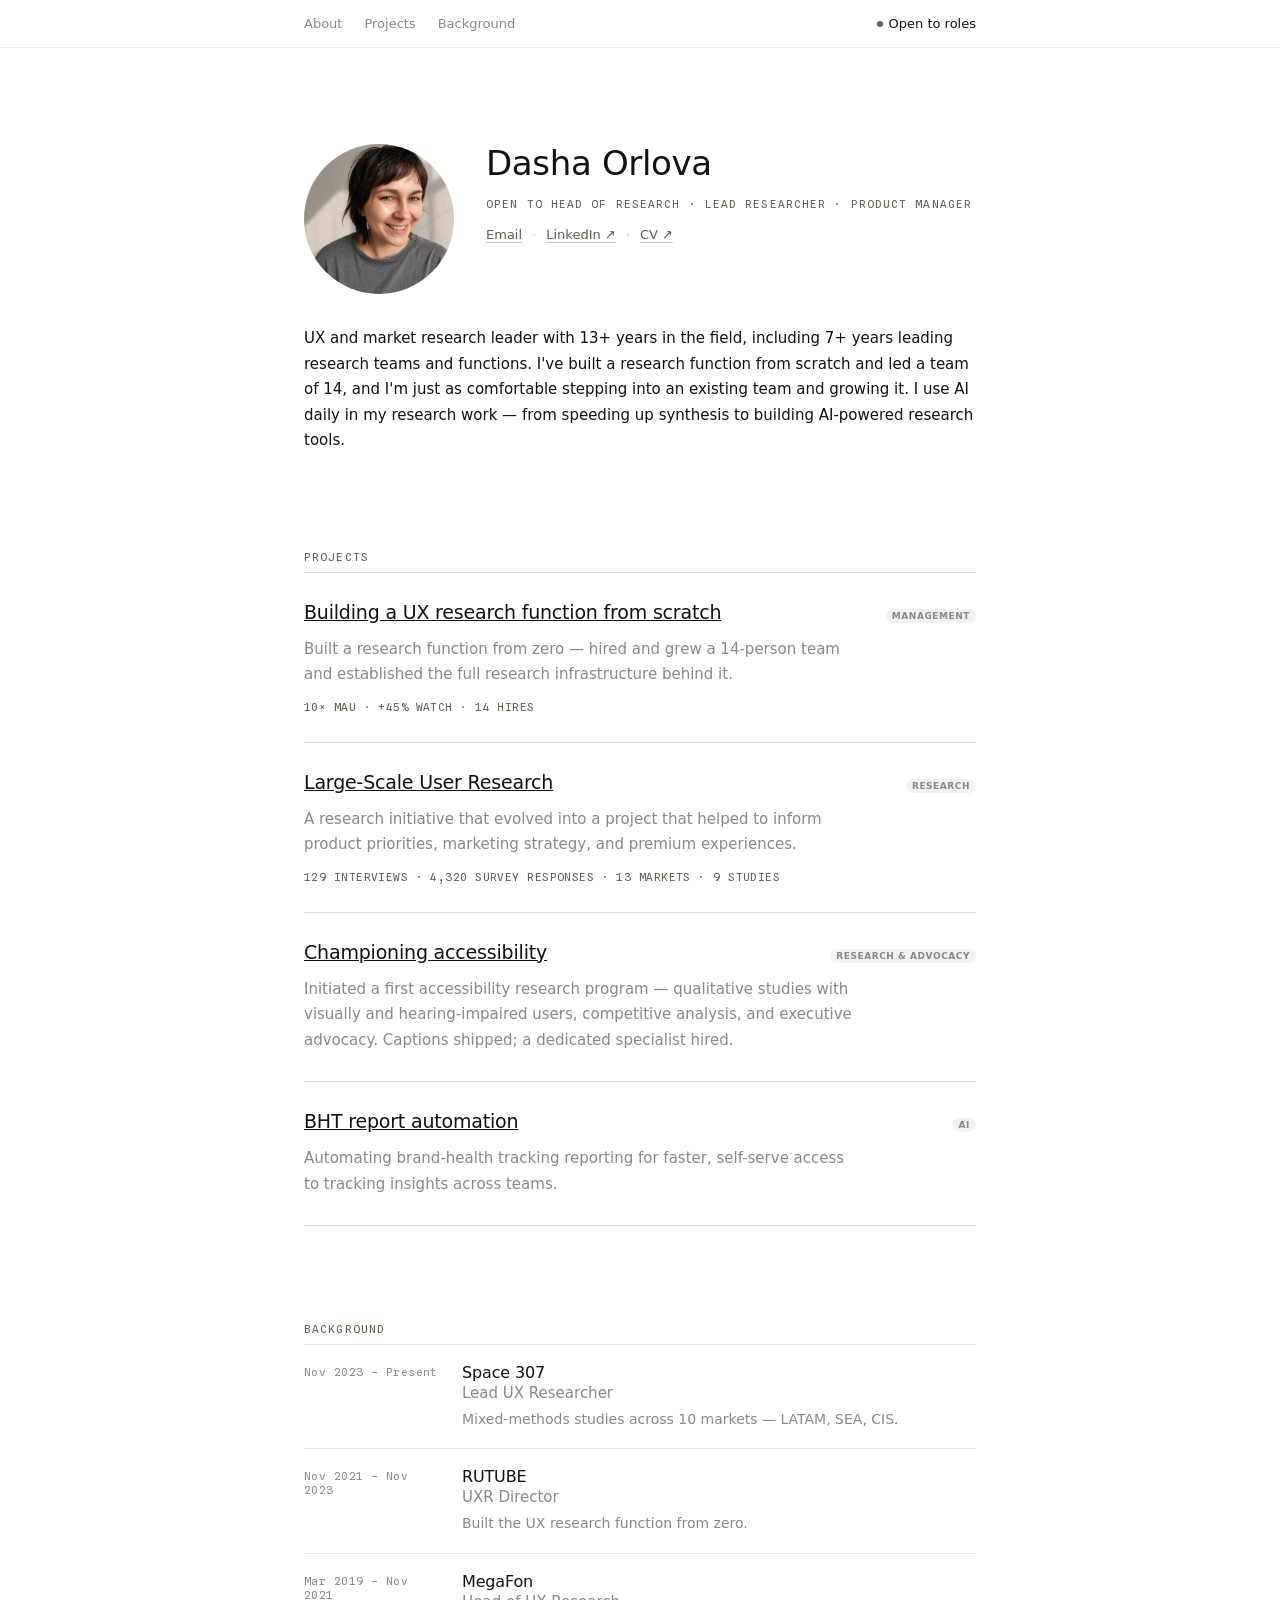
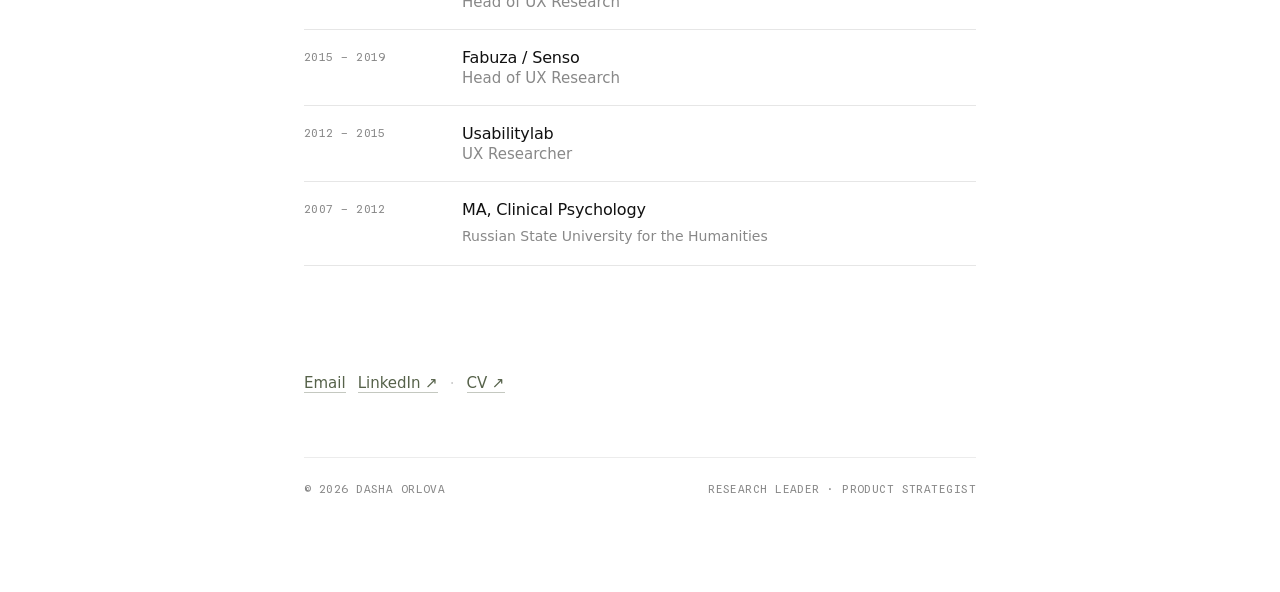
<file: index.html>
<!doctype html>
<html lang="en">
  <head>
    <meta charset="utf-8">
    <meta name="viewport" content="width=device-width, initial-scale=1">
    <meta name="description" content="Dasha Orlova — UX Research Lead">
    <title>Dasha Orlova — UX Researcher</title>
    <link rel="icon" href="assets/dasha-orlova.jpg">
    <link rel="stylesheet" href="styles.css">
  </head>
  <body class="home-page">
    <header class="site-nav">
      <nav class="nav-inner" aria-label="Main navigation">
        <div class="nav-links">
          <a href="#top">About</a>
          <a href="#projects">Projects</a>
          <a href="#background">Background</a>
        </div>
        <span class="availability">Open to roles</span>
      </nav>
    </header>

    <main>
      <section id="top" class="home-container home-hero">
        <div class="profile">
          <img
            class="profile-photo"
            src="assets/dasha-orlova.jpg"
            alt="Dasha Orlova"
            width="150"
            height="150"
          >
          <div>
            <h1>Dasha Orlova</h1>
            <div class="role">
              Open to Head of Research · Lead Researcher · Product Manager
            </div>
            <div class="inline-links" aria-label="Contact links">
              <a class="text-link" href="mailto:orlovadm@gmail.com">Email</a>
              <span class="separator" aria-hidden="true">·</span>
              <a
                class="text-link"
                href="https://www.linkedin.com/in/orlova-dasha"
                target="_blank"
                rel="noopener noreferrer"
              >LinkedIn ↗</a>
              <span class="separator" aria-hidden="true">·</span>
              <a
                class="text-link"
                href="https://drive.google.com/file/d/1CYNuwN6REbLCazVsFoA2UfofmkkW-J6e/view?usp=sharing"
                target="_blank"
                rel="noopener noreferrer"
              >CV ↗</a>
            </div>
          </div>
        </div>
        <p class="lead">
          UX and market research leader with 13+ years in the field, including
          7+ years leading research teams and functions. I've built a research
          function from scratch and led a team of 14, and I'm just as
          comfortable stepping into an existing team and growing it. I use AI
          daily in my research work — from speeding up synthesis to building
          AI-powered research tools.
        </p>
      </section>

      <section id="projects" class="home-container home-section">
        <div class="section-label">Projects</div>

        <article class="project-card">
          <div class="project-heading">
            <a href="Building UX Research Function.html">
              <h3>Building a UX research function from scratch</h3>
            </a>
            <span class="project-tag">Management</span>
          </div>
          <p>
            Built a research function from zero — hired and grew a 14-person
            team and established the full research infrastructure behind it.
          </p>
          <div class="project-meta">10× MAU · +45% watch · 14 hires</div>
        </article>

        <article class="project-card">
          <div class="project-heading">
            <a href="Large-Scale User Research.html">
              <h3>Large-Scale User Research</h3>
            </a>
            <span class="project-tag">Research</span>
          </div>
          <p>
            A research initiative that evolved into a project that helped to inform product priorities, marketing strategy, and premium experiences.
          </p>
          <div class="project-meta">
            129 interviews · 4,320 survey responses · 13 markets · 9 studies
          </div>
        </article>

        <article class="project-card">
          <div class="project-heading">
            <h3>Championing accessibility</h3>
            <span class="project-tag">Research &amp; advocacy</span>
          </div>
          <p>
            Initiated a first accessibility research program — qualitative
            studies with visually and hearing-impaired users, competitive
            analysis, and executive advocacy. Captions shipped; a dedicated
            specialist hired.
          </p>
        </article>

        <article class="project-card">
          <div class="project-heading">
            <h3>BHT report automation</h3>
            <span class="project-tag">AI</span>
          </div>
          <p>
            Automating brand-health tracking reporting for faster, self-serve
            access to tracking insights across teams.
          </p>
        </article>
      </section>

      <section id="background" class="home-container home-section">
        <div class="section-label">Background</div>
        <div class="experience-list">
          <article class="experience">
            <div class="experience-date">Nov 2023 – Present</div>
            <div>
              <div class="experience-company">Space 307</div>
              <div class="experience-role">Lead UX Researcher</div>
              <div class="experience-description">
                Mixed-methods studies across 10 markets — LATAM, SEA, CIS.
              </div>
            </div>
          </article>

          <article class="experience">
            <div class="experience-date">Nov 2021 – Nov 2023</div>
            <div>
              <div class="experience-company">RUTUBE</div>
              <div class="experience-role">UXR Director</div>
              <div class="experience-description">
                Built the UX research function from zero.
              </div>
            </div>
          </article>

          <article class="experience">
            <div class="experience-date">Mar 2019 – Nov 2021</div>
            <div>
              <div class="experience-company">MegaFon</div>
              <div class="experience-role">Head of UX Research</div>
            </div>
          </article>

          <article class="experience">
            <div class="experience-date">2015 – 2019</div>
            <div>
              <div class="experience-company">Fabuza / Senso</div>
              <div class="experience-role">Head of UX Research</div>
            </div>
          </article>

          <article class="experience">
            <div class="experience-date">2012 – 2015</div>
            <div>
              <div class="experience-company">Usabilitylab</div>
              <div class="experience-role">UX Researcher</div>
            </div>
          </article>

          <article class="experience">
            <div class="experience-date">2007 – 2012</div>
            <div>
              <div class="experience-company">MA, Clinical Psychology</div>
              <div class="experience-description">
                Russian State University for the Humanities
              </div>
            </div>
          </article>
        </div>
      </section>

      <section id="contact" class="home-container home-contact">
        <div class="inline-links contact-links" aria-label="Contact links">
          <a class="text-link" href="mailto:orlovadm@gmail.com">Email</a>
          <a
            class="text-link"
            href="https://www.linkedin.com/in/orlova-dasha"
            target="_blank"
            rel="noopener noreferrer"
          >LinkedIn ↗</a>
          <span class="separator" aria-hidden="true">·</span>
          <a
            class="text-link"
            href="https://drive.google.com/file/d/1CYNuwN6REbLCazVsFoA2UfofmkkW-J6e/view?usp=sharing"
            target="_blank"
            rel="noopener noreferrer"
          >CV ↗</a>
        </div>

        <footer class="site-footer footer-meta">
          <span>© 2026 Dasha Orlova</span>
          <span>Research leader · Product strategist</span>
        </footer>
      </section>
    </main>
  </body>
</html>
</file>
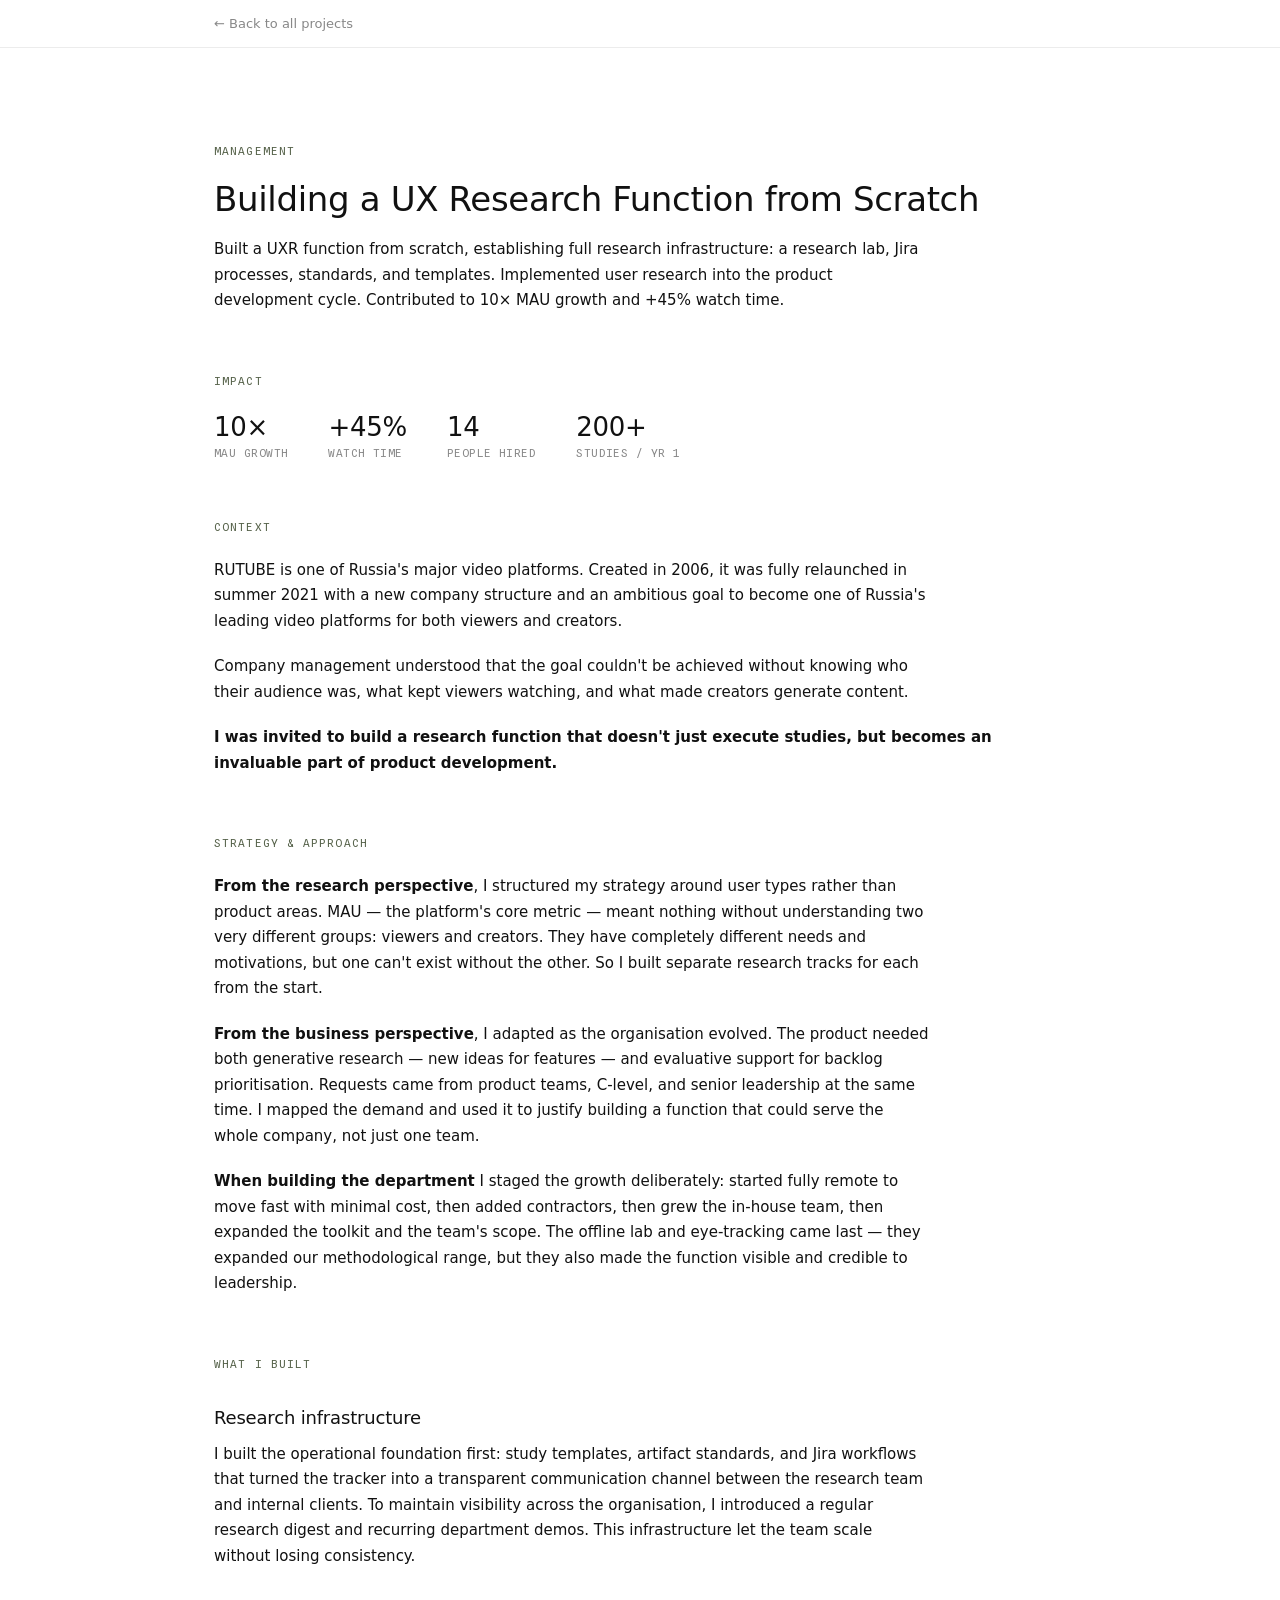
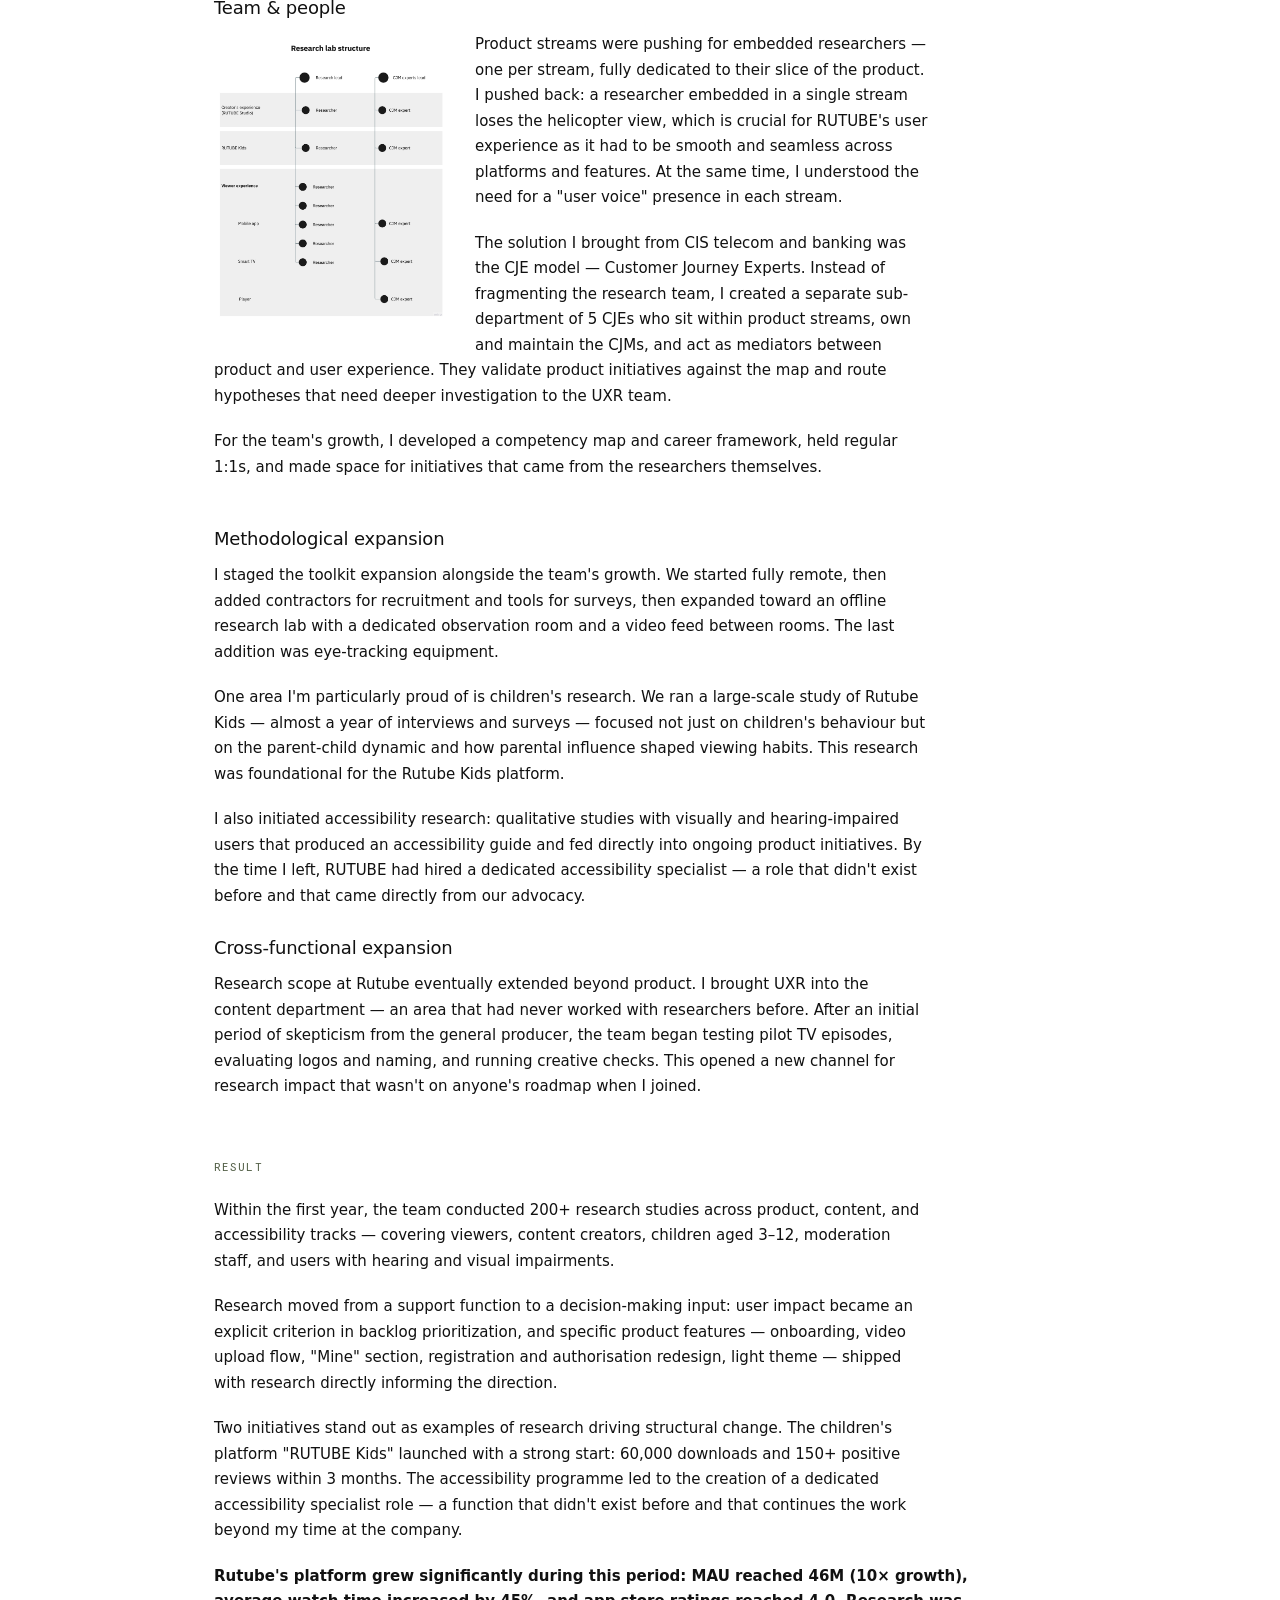
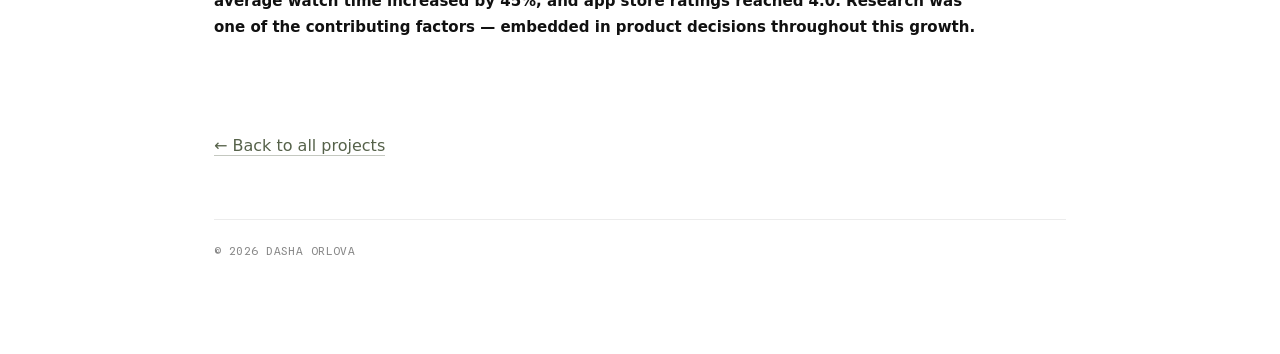
<file: Building UX Research Function.html>
<!doctype html>
<html lang="en">
  <head>
    <meta charset="utf-8">
    <meta name="viewport" content="width=device-width, initial-scale=1">
    <title>Building a UX Research Function — Dasha Orlova</title>
    <link rel="icon" href="assets/dasha-orlova.jpg">
    <link rel="stylesheet" href="styles.css">
    <script src="script.js" defer></script>
  </head>
  <body class="case-page">
    <header class="site-nav">
      <nav class="nav-inner" aria-label="Navigation">
        <a class="home-link" href="index.html#projects">← Back to all projects</a>
      </nav>
    </header>

    <main>
      <section class="case-container case-hero">
        <div class="section-label">Management</div>
        <h1>Building a UX Research Function from Scratch</h1>
        <p class="lead">
          Built a UXR function from scratch, establishing full research
          infrastructure: a research lab, Jira processes, standards, and
          templates. Implemented user research into the product development
          cycle. Contributed to 10× MAU growth and +45% watch time.
        </p>
      </section>

      <section class="case-container case-section" aria-labelledby="impact">
        <div id="impact" class="section-label">Impact</div>
        <div class="metrics">
          <div>
            <div class="metric-value">10×</div>
            <div class="metric-label">MAU growth</div>
          </div>
          <div>
            <div class="metric-value">+45%</div>
            <div class="metric-label">Watch time</div>
          </div>
          <div>
            <div class="metric-value">14</div>
            <div class="metric-label">People hired</div>
          </div>
          <div>
            <div class="metric-value">200+</div>
            <div class="metric-label">Studies / yr 1</div>
          </div>
        </div>
      </section>

      <section class="case-container case-section" aria-labelledby="context">
        <div id="context" class="section-label">Context</div>
        <p>
          RUTUBE is one of Russia's major video platforms. Created in 2006, it
          was fully relaunched in summer 2021 with a new company structure and
          an ambitious goal to become one of Russia's leading video platforms
          for both viewers and creators.
        </p>
        <p>
          Company management understood that the goal couldn't be achieved
          without knowing who their audience was, what kept viewers watching,
          and what made creators generate content.
        </p>
        <p class="emphasis">
          I was invited to build a research function that doesn't just execute
          studies, but becomes an invaluable part of product development.
        </p>
      </section>

      <section class="case-container case-section" aria-labelledby="strategy">
        <div id="strategy" class="section-label">Strategy &amp; approach</div>
        <p>
          <strong>From the research perspective</strong>, I structured my
          strategy around user types rather than product areas. MAU — the
          platform's core metric — meant nothing without understanding two very
          different groups: viewers and creators. They have completely
          different needs and motivations, but one can't exist without the
          other. So I built separate research tracks for each from the start.
        </p>
        <p>
          <strong>From the business perspective</strong>, I adapted as the
          organisation evolved. The product needed both generative research —
          new ideas for features — and evaluative support for backlog
          prioritisation. Requests came from product teams, C-level, and senior
          leadership at the same time. I mapped the demand and used it to
          justify building a function that could serve the whole company, not
          just one team.
        </p>
        <p>
          <strong>When building the department</strong> I staged the growth
          deliberately: started fully remote to move fast with minimal cost,
          then added contractors, then grew the in-house team, then expanded
          the toolkit and the team's scope. The offline lab and eye-tracking
          came last — they expanded our methodological range, but they also
          made the function visible and credible to leadership.
        </p>
      </section>

      <section
        class="case-container case-section built-section"
        aria-labelledby="built"
      >
        <div id="built" class="section-label">What I built</div>

        <article class="built-item">
          <h2>Research infrastructure</h2>
          <p>
            I built the operational foundation first: study templates,
            artifact standards, and Jira workflows that turned the tracker
            into a transparent communication channel between the research team
            and internal clients. To maintain visibility across the
            organisation, I introduced a regular research digest and recurring
            department demos. This infrastructure let the team scale without
            losing consistency.
          </p>
        </article>

        <article class="built-item">
          <h2>Team &amp; people</h2>
          <div class="team-image-wrap">
            <button
              class="zoom-trigger"
              type="button"
              data-lightbox-trigger
              aria-label="Open the research lab structure chart"
            >
              <img
                class="team-image"
                src="assets/research-lab-structure.png"
                alt="Research lab structure org chart"
                width="1808"
                height="2211"
              >
            </button>
          </div>
          <p>
            Product streams were pushing for embedded researchers — one per
            stream, fully dedicated to their slice of the product. I pushed
            back: a researcher embedded in a single stream loses the helicopter
            view, which is crucial for RUTUBE's user experience as it had to be
            smooth and seamless across platforms and features. At the same
            time, I understood the need for a "user voice" presence in each
            stream.
          </p>
          <p>
            The solution I brought from CIS telecom and banking was the CJE
            model — Customer Journey Experts. Instead of fragmenting the
            research team, I created a separate sub-department of 5 CJEs who
            sit within product streams, own and maintain the CJMs, and act as
            mediators between product and user experience. They validate
            product initiatives against the map and route hypotheses that need
            deeper investigation to the UXR team.
          </p>
          <p>
            For the team's growth, I developed a competency map and career
            framework, held regular 1:1s, and made space for initiatives that
            came from the researchers themselves.
          </p>
          <div class="clear"></div>
        </article>

        <article class="built-item">
          <h2>Methodological expansion</h2>
          <p>
            I staged the toolkit expansion alongside the team's growth. We
            started fully remote, then added contractors for recruitment and
            tools for surveys, then expanded toward an offline research lab
            with a dedicated observation room and a video feed between rooms.
            The last addition was eye-tracking equipment.
          </p>
          <p>
            One area I'm particularly proud of is children's research. We ran
            a large-scale study of Rutube Kids — almost a year of interviews
            and surveys — focused not just on children's behaviour but on the
            parent-child dynamic and how parental influence shaped viewing
            habits. This research was foundational for the Rutube Kids
            platform.
          </p>
          <p>
            I also initiated accessibility research: qualitative studies with
            visually and hearing-impaired users that produced an accessibility
            guide and fed directly into ongoing product initiatives. By the
            time I left, RUTUBE had hired a dedicated accessibility specialist
            — a role that didn't exist before and that came directly from our
            advocacy.
          </p>
        </article>

        <article class="built-item">
          <h2>Cross-functional expansion</h2>
          <p>
            Research scope at Rutube eventually extended beyond product. I
            brought UXR into the content department — an area that had never
            worked with researchers before. After an initial period of
            skepticism from the general producer, the team began testing pilot
            TV episodes, evaluating logos and naming, and running creative
            checks. This opened a new channel for research impact that wasn't
            on anyone's roadmap when I joined.
          </p>
        </article>
      </section>

      <section class="case-container case-section" aria-labelledby="result">
        <div id="result" class="section-label">Result</div>
        <p>
          Within the first year, the team conducted 200+ research studies
          across product, content, and accessibility tracks — covering viewers,
          content creators, children aged 3–12, moderation staff, and users
          with hearing and visual impairments.
        </p>
        <p>
          Research moved from a support function to a decision-making input:
          user impact became an explicit criterion in backlog prioritization,
          and specific product features — onboarding, video upload flow,
          "Mine" section, registration and authorisation redesign, light theme
          — shipped with research directly informing the direction.
        </p>
        <p>
          Two initiatives stand out as examples of research driving structural
          change. The children's platform "RUTUBE Kids" launched with a strong
          start: 60,000 downloads and 150+ positive reviews within 3 months.
          The accessibility programme led to the creation of a dedicated
          accessibility specialist role — a function that didn't exist before
          and that continues the work beyond my time at the company.
        </p>
        <p class="emphasis">
          Rutube's platform grew significantly during this period: MAU reached
          46M (10× growth), average watch time increased by 45%, and app store
          ratings reached 4.0. Research was one of the contributing factors —
          embedded in product decisions throughout this growth.
        </p>
      </section>
    </main>

    <footer class="case-container case-footer">
      <a class="text-link" href="index.html#projects">
        ← Back to all projects
      </a>
      <div class="site-footer footer-meta">
        <span>© 2026 Dasha Orlova</span>
      </div>
    </footer>

    <div
      class="lightbox"
      data-lightbox
      role="dialog"
      aria-modal="true"
      aria-label="Research lab structure chart"
      hidden
    >
      <button class="lightbox-close" type="button" data-lightbox-close>
        <span aria-hidden="true">×</span>
        <span class="sr-only">Close image</span>
      </button>
      <img
        class="lightbox-image"
        src="assets/research-lab-structure.png"
        alt="Research lab structure org chart"
      >
    </div>
  </body>
</html>
</file>
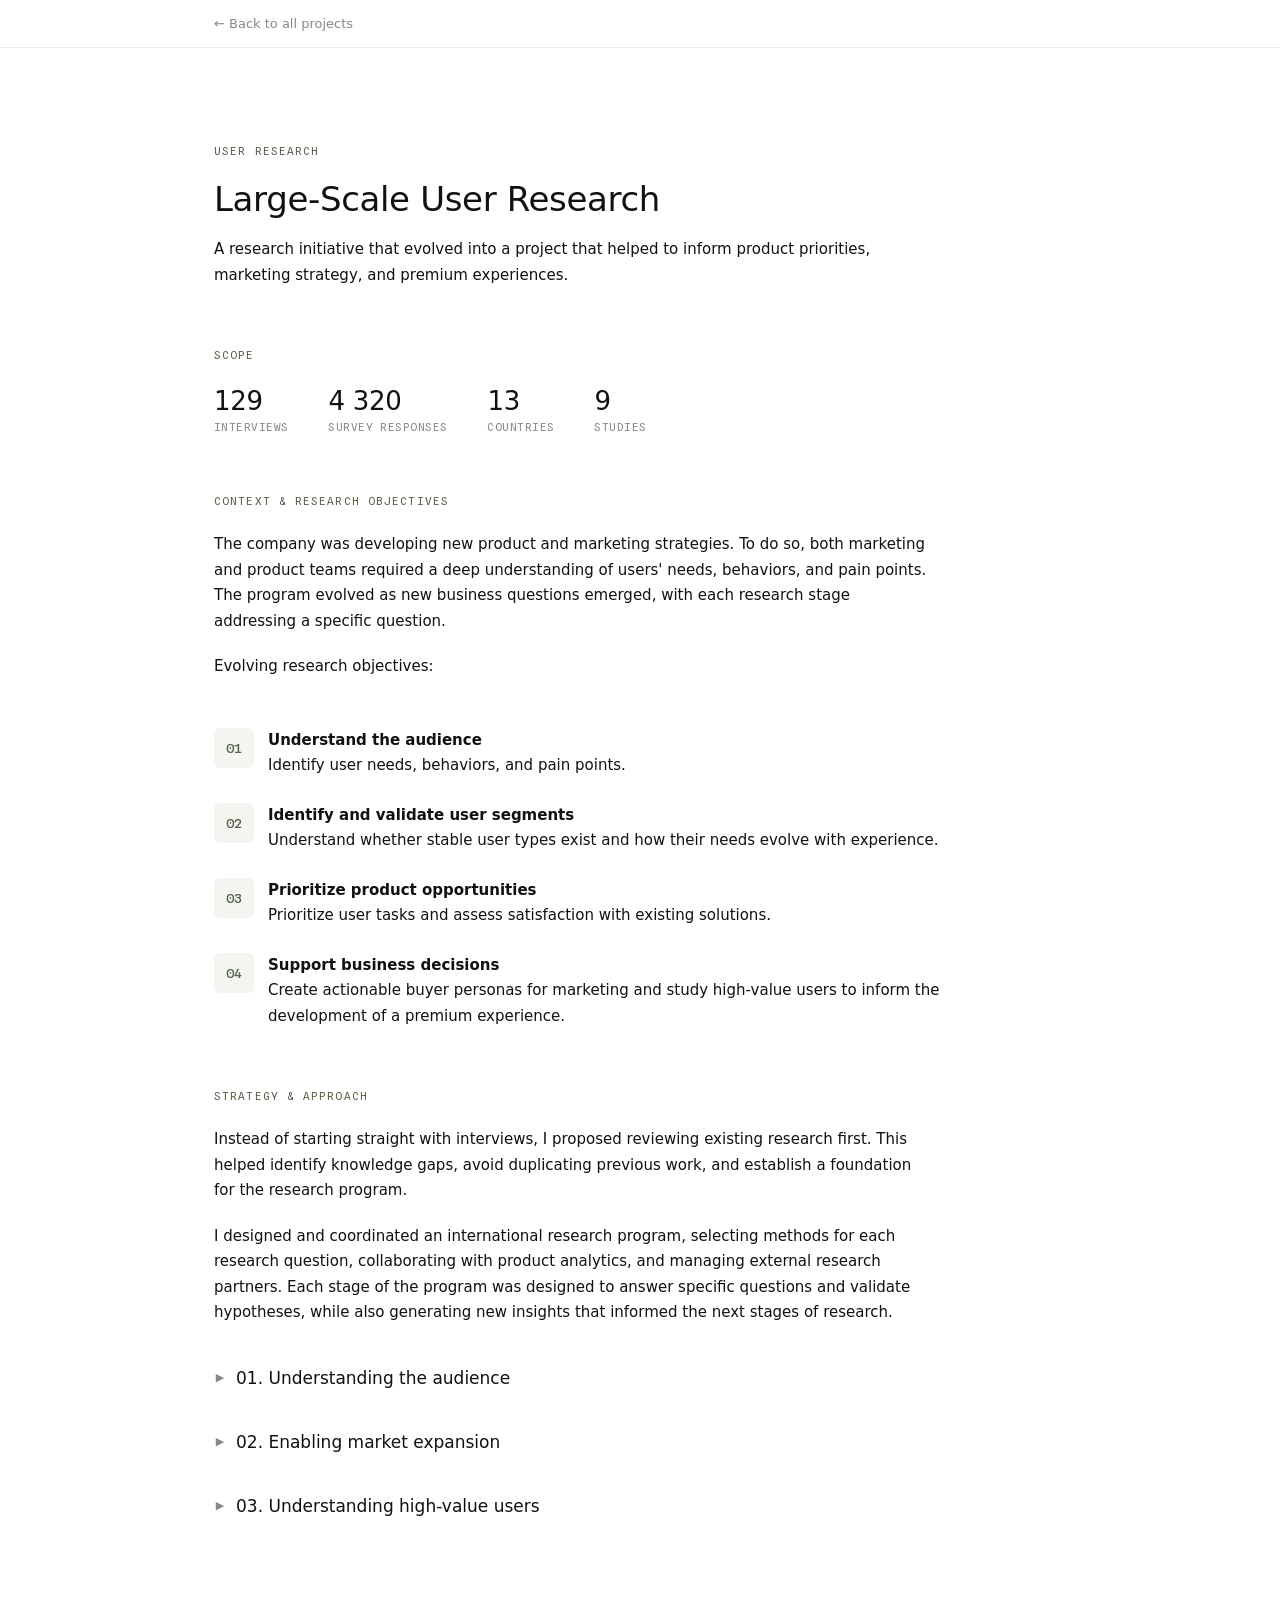
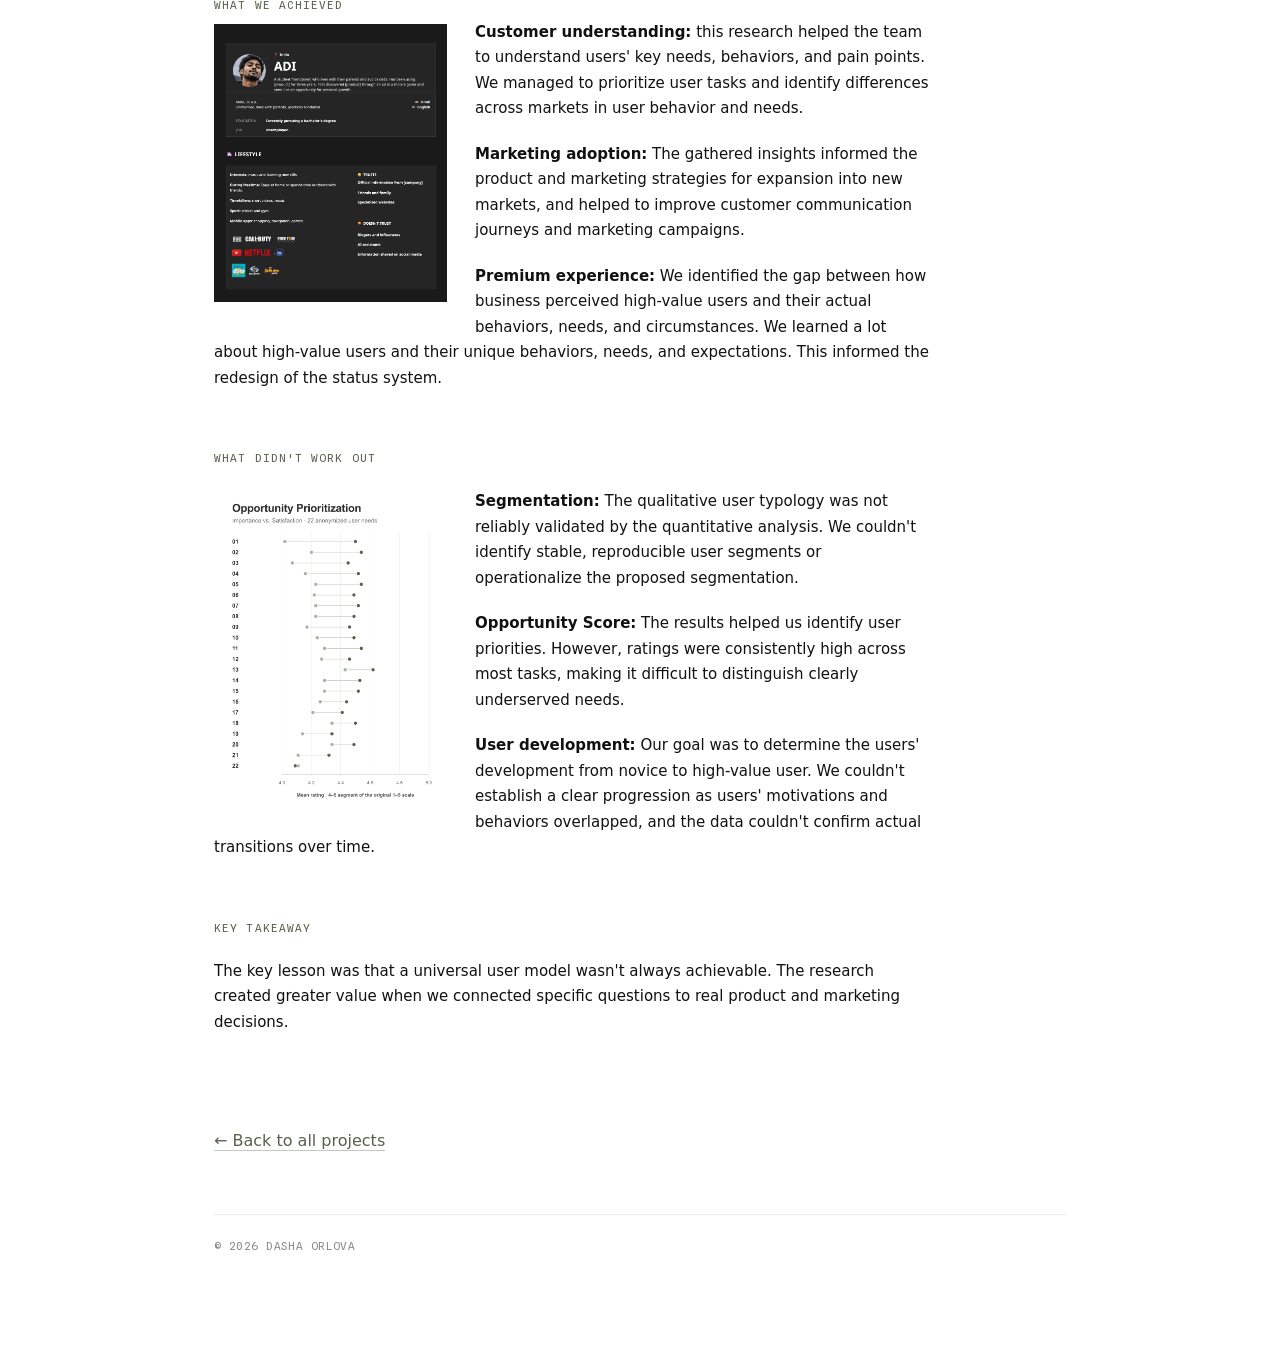
<file: Large-Scale User Research.html>
<!doctype html>
<html lang="en">
  <head>
    <meta charset="utf-8">
    <meta name="viewport" content="width=device-width, initial-scale=1">
    <title>Large-Scale User Research — Dasha Orlova</title>
    <link rel="icon" type="image/jpeg" href="assets/dasha-orlova.jpg">
    <link rel="stylesheet" href="styles.css">
    <script src="script.js?v=2" defer></script>
  </head>
  <body class="case-page">
    <header class="site-nav">
      <nav class="nav-inner" aria-label="Navigation">
        <a class="home-link" href="index.html#projects">← Back to all projects</a>
      </nav>
    </header>

    <main>
      <section class="case-container case-hero">
        <div class="section-label">User Research</div>
        <h1>Large-Scale User Research</h1>
        <p class="lead">
          A research initiative that evolved into a project that helped 
          to inform product priorities, marketing strategy, and premium experiences.
        </p>
      </section>

<section class="case-container case-section" aria-labelledby="impact">
  <div id="impact" class="section-label">Scope</div>

  <div class="metrics">
    <div>
      <div class="metric-value">129</div>
      <div class="metric-label">Interviews</div>
    </div>

    <div>
      <div class="metric-value">4 320</div>
      <div class="metric-label">Survey Responses</div>
    </div>

    <div>
      <div class="metric-value">13</div>
      <div class="metric-label">Countries</div>
    </div>

    <div>
      <div class="metric-value">9</div>
      <div class="metric-label">Studies </div>
    </div>
  </div>
</section>

      <section class="case-container case-section" aria-labelledby="context">

  <div id="context" class="section-label">
    CONTEXT & RESEARCH OBJECTIVES
  </div>

  <p>
    The company was developing new product and marketing strategies. 
    To do so, both marketing and product teams required a deep understanding of users' needs, behaviors, and pain points. 
    The program evolved as new business questions emerged,  with each research stage addressing a specific question.
  </p>
  <p>
    Evolving research objectives:
 </p>

<div class="built-item numbered">

  <div class="built-point">
    <div class="point-content">
      <p><b>Understand the audience</b></p>
      <p>Identify user needs, behaviors, and pain points.</p>
    </div>
  </div>

  <div class="built-point">
    <div class="point-content">
      <p><b>Identify and validate user segments</b></p>
      <p>
        Understand whether stable user types exist
        and how their needs evolve with experience.
      </p>
    </div>
  </div>

  <div class="built-point">
    <div class="point-content">
      <p><b>Prioritize product opportunities</b></p>
      <p>
        Prioritize user tasks and assess satisfaction
        with existing solutions.
      </p>
    </div>
  </div>

  <div class="built-point">
    <div class="point-content">
      <p><b>Support business decisions</b></p>
      <p>
        Create actionable buyer personas for marketing
        and study high-value users to inform
        the development of a premium experience.
      </p>
    </div>
  </div>

</div>


</section>

      <section class="case-container case-section" aria-labelledby="strategy">
        <div id="strategy" class="section-label">Strategy &amp; approach</div>
        <p>    Instead of starting straight with interviews, I proposed reviewing existing research first. 
    This helped identify knowledge gaps, avoid duplicating previous work, 
    and establish a foundation for the research program.
</p>
        <p>
          I designed and coordinated an international research program, selecting methods 
          for each research question, collaborating with product analytics, and managing external research partners.
          Each stage of the program was designed to answer specific questions and validate hypotheses, 
          while also generating new insights that informed the next stages of research.
        </p>


<div class="research-accordion">

  <!-- 01. Understanding the audience -->
  <details>
    <summary>
      <span>01. Understanding the audience</span>
    </summary>

    <div class="accordion-content">
      <div class="research-timeline">

        <div class="timeline-item">
          <div class="timeline-number">01 / Research Audit</div>
          <div class="timeline-goal">
            I reviewed 41 previous studies, including interviews,
            surveys, and usability tests, to consolidate existing
            knowledge and formulate initial hypotheses.
            The resulting knowledge base provided a foundation
            for the research program.
          </div>
        </div>

        <div class="timeline-item">
          <div class="timeline-number">02 / Behavioral Analytics</div>
          <div class="timeline-goal">
            Together with a data analyst, we identified behavioral
            patterns and defined sampling criteria for the
            qualitative research.
          </div>
        </div>

        <div class="timeline-item">
          <div class="timeline-number">03 / Research Pilot</div>
          <div class="timeline-goal">
            We conducted a pilot study to test initial hypotheses
            and refine the interview guide before launching
            international fieldwork.
          </div>
        </div>

        <div class="timeline-item">
          <div class="timeline-number">04 / International Interviews</div>
          <div class="timeline-goal">
            I coordinated native-speaking research moderators
            conducting interviews across eight countries.
            The goal was to explore user motivations,
            test hypotheses, and develop a preliminary
            user typology.
          </div>
        </div>

        <div class="timeline-item">
          <div class="timeline-number">05 / Quantitative Validation</div>
          <div class="timeline-goal">
            I designed and conducted a quantitative survey
            to assess the qualitative findings and test
            whether the proposed user segments could
            be reliably identified.
          </div>
        </div>

        <div class="timeline-item">
          <div class="timeline-number">06 / Opportunity Score</div>
          <div class="timeline-goal">
            We assessed the importance of user tasks
            and satisfaction with existing solutions
            to identify priorities and potential
            product opportunities.
          </div>
        </div>

      </div>
    </div>
  </details>

  <!-- 02. Enabling market expansion -->
  <details>
    <summary>
      <span>02. Enabling market expansion</span>
    </summary>

    <div class="accordion-content">
      <div class="research-timeline">

        <div class="timeline-item">
          <div class="timeline-number">07 / Buyer Personas</div>
          <div class="timeline-goal">
            As new business questions emerged, I worked with
        stakeholders to translate audience insights into
        research objectives linked to marketing decisions. 
        To do this, I developed actionable buyer personas for target
            markets, combining user motivations, behaviors,
            financial goals, and barriers to inform
            communication strategies, marketing campaigns,
            and market expansion.
          </div>
        </div>

      </div>
    </div>
  </details>

  <details>
    <summary>
      <span>03. Understanding high-value users</span>
    </summary>

    <div class="accordion-content">
      <p class="accordion-intro">
        A separate research stream explored the needs,
        behaviors, and expectations of high-value users
        to support the development of a premium experience.
      </p>

      <div class="research-timeline">

        <div class="timeline-item">
          <div class="timeline-number">08 / First Research Wave</div>
          <div class="timeline-goal">
            I investigated high-value users across four
            markets, exploring their motivations, trading
            behaviors, needs, and expectations.
            The findings generated new hypotheses and
            highlighted limitations in the initial
            audience definition.
          </div>
        </div>

        <div class="timeline-item">
          <div class="timeline-number">09 / Follow-up Research</div>
          <div class="timeline-goal">
            Using refined audience criteria, we conducted
            a follow-up study to investigate the hypotheses
            from the first wave, focusing on trading activity,
            trust, personal support, and premium service
            expectations.
          </div>
        </div>

      </div>
    </div>
  </details>

</div>


      </section>

      <section
        class="case-container case-section built-section"
        aria-labelledby="built"
      >
        <div id="built" class="section-label">What We Achieved</div>
        
        <article class="image-flow">
          <div class="team-image-wrap">
            <button
              class="zoom-trigger"
              type="button"
              data-lightbox-trigger
              aria-label="Open the Buyer Persona example"
            >
              <img
                class="team-image"
                src="assets/BP .png"
                alt="Buyer Persona example"
                width="1808"
                height="2211"
              >
            </button>
          </div>
          <p><b>Customer understanding:</b>
            this research helped the team to understand users' key needs, behaviors, and pain points. 
            We managed to prioritize user tasks and identify differences across markets in user behavior and needs. 
          </p>
           <p><b>Marketing adoption:</b>
           The gathered insights informed the product and marketing strategies for expansion into new markets, 
           and helped to improve customer communication journeys and marketing campaigns. 
          </p>
           <p><b>Premium experience:</b> 
            We identified the gap between how business perceived high-value users and their actual behaviors, needs, and circumstances. 
            We learned a lot about high-value users and their unique behaviors, needs, and expectations. 
            This informed the redesign of the status system. 
          </p>
        </article>
      </section>
      <section class="case-container case-section" aria-labelledby="resulta">
        <div id="resulta" class="section-label">What Didn't Work Out</div>
        <article class="image-flow">
        <div class="team-image-wrap">
          <button
            class="zoom-trigger"
            type="button"
            data-lightbox-trigger
            aria-label="Open the Opportunity Score research results"
          >
            <img
              class="team-image"
              src="assets/OS.png"
              alt="Opportunity Score research results"
              width="1271"
              height="2047"
            >
          </button>
        </div>
        <p>
         <b>Segmentation:</b> The qualitative user typology was not reliably 
         validated by the quantitative analysis. 
         We couldn't identify stable, reproducible user segments or operationalize the proposed segmentation.
        </p>
        <p>
        <b>Opportunity Score:</b> The results helped us identify user priorities. 
        However, ratings were consistently high across most tasks, making it difficult to distinguish clearly underserved needs.
        </p>
        <p>
        <b>User development:</b> Our goal was to determine the users' development from novice to high-value user.
        We couldn't establish a clear progression as users' motivations and behaviors overlapped, 
        and the data couldn't confirm actual transitions over time.
        </p>
        </article>
      </section>
            <section class="case-container case-section" aria-labelledby="resultb">
        <div id="resultb" class="section-label">Key Takeaway</div>
                <article>
        <p>
          The key lesson was that a universal user model wasn't always achievable. 
          The research created greater value when we connected specific questions to real product and marketing decisions.
        </p>
        </article>
      </section>

    </main>

    <footer class="case-container case-footer">
      <a class="text-link" href="index.html#projects">
        ← Back to all projects
      </a>
      <div class="site-footer footer-meta">
        <span>© 2026 Dasha Orlova</span>
      </div>
    </footer>

    <div
      class="lightbox"
      data-lightbox
      role="dialog"
      aria-modal="true"
      aria-label="Image preview"
      hidden
    >
      <button class="lightbox-close" type="button" data-lightbox-close>
        <span aria-hidden="true">×</span>
        <span class="sr-only">Close image</span>
      </button>
      <img
        class="lightbox-image"
        src="assets/BP .png"
        alt="Buyer Persona example"
      >
    </div>


  </body>
</html>
</file>
<file: styles.css>
@font-face {
  font-family: "Spline Sans Mono";
  font-style: normal;
  font-weight: 400 500;
  font-display: swap;
  src: url("assets/fonts/spline-sans-mono-latin-ext.woff2") format("woff2");
  unicode-range: U+0100-02BA, U+02BD-02C5, U+02C7-02CC, U+02CE-02D7,
    U+02DD-02FF, U+0304, U+0308, U+0329, U+1D00-1DBF, U+1E00-1E9F,
    U+1EF2-1EFF, U+2020, U+20A0-20AB, U+20AD-20C0, U+2113,
    U+2C60-2C7F, U+A720-A7FF;
}

@font-face {
  font-family: "Spline Sans Mono";
  font-style: normal;
  font-weight: 400 500;
  font-display: swap;
  src: url("assets/fonts/spline-sans-mono-latin.woff2") format("woff2");
  unicode-range: U+0000-00FF, U+0131, U+0152-0153, U+02BB-02BC, U+02C6,
    U+02DA, U+02DC, U+0304, U+0308, U+0329, U+2000-206F, U+20AC,
    U+2122, U+2191, U+2193, U+2212, U+2215, U+FEFF, U+FFFD;
}

:root {
  --background: #ffffff;
  --text: #111111;
  --muted: #888888;
  --accent: #56624a;
  --line: rgba(17, 17, 17, 0.1);
  --soft: #f2f2f2;
  --home-width: 720px;
  --case-width: 900px;
}

* {
  box-sizing: border-box;
}

html {
  scroll-behavior: smooth;
}

body {
  margin: 0;
  background: var(--background);
  color: var(--text);
  font-family: system-ui, -apple-system, "Segoe UI", sans-serif;
  -webkit-font-smoothing: antialiased;
}

::selection {
  background: rgba(86, 98, 74, 0.18);
}

a {
  color: inherit;
}

.sr-only {
  position: absolute;
  width: 1px;
  height: 1px;
  padding: 0;
  margin: -1px;
  overflow: hidden;
  clip: rect(0, 0, 0, 0);
  white-space: nowrap;
  border: 0;
}

.site-nav {
  position: sticky;
  top: 0;
  z-index: 20;
  background: rgba(255, 255, 255, 0.85);
  border-bottom: 1px solid rgba(17, 17, 17, 0.08);
  backdrop-filter: blur(8px);
  -webkit-backdrop-filter: blur(8px);
}

.nav-inner {
  display: flex;
  align-items: center;
  justify-content: space-between;
  gap: 24px;
  margin: 0 auto;
  padding: 16px 24px;
}

.home-page .nav-inner {
  max-width: var(--home-width);
}

.case-page .nav-inner {
  max-width: var(--case-width);
}

.nav-links {
  display: flex;
  align-items: center;
  gap: 22px;
  color: var(--muted);
  font-size: 13px;
}

.nav-links a,
.home-link {
  color: inherit;
  text-decoration: none;
  transition: color 150ms ease;
}

.nav-links a:hover,
.nav-links a:focus-visible,
.home-link:hover,
.home-link:focus-visible {
  color: var(--text);
}

.home-link {
  color: var(--muted);
  font-size: 13px;
}

.availability {
  display: inline-flex;
  align-items: center;
  gap: 6px;
  flex-shrink: 0;
  font-size: 13px;
}

.availability::before {
  width: 6px;
  height: 6px;
  background: var(--accent);
  border-radius: 50%;
  content: "";
}

.home-container,
.case-container {
  width: 100%;
  margin: 0 auto;
  padding-right: 24px;
  padding-left: 24px;
}

.home-container {
  max-width: var(--home-width);
}

.case-container {
  max-width: var(--case-width);
}

.home-hero,
.home-section,
.home-contact {
  scroll-margin-top: 72px;
}

.home-hero {
  padding-top: 96px;
}

.profile {
  display: flex;
  align-items: flex-start;
  gap: 32px;
  margin-bottom: 32px;
}

.profile-photo {
  width: 150px;
  height: 150px;
  flex-shrink: 0;
  object-fit: cover;
  border-radius: 50%;
}

h1,
h2,
h3,
p {
  margin-top: 0;
}

h1 {
  margin-bottom: 14px;
  font-size: 34px;
  font-weight: 400;
  line-height: 1.15;
  letter-spacing: -0.01em;
}

.role,
.section-label,
.project-meta,
.metric-label,
.footer-meta {
  font-family: "Spline Sans Mono", monospace;
  text-transform: uppercase;
}

.role,
.section-label {
  color: var(--accent);
  font-size: 11px;
  letter-spacing: 0.1em;
}

.role {
  margin-bottom: 16px;
}

.inline-links {
  display: flex;
  align-items: center;
  flex-wrap: wrap;
  gap: 10px;
  margin-top: 14px;
  color: var(--accent);
  font-size: 13px;
}

.inline-links .separator {
  color: #cccccc;
}

.text-link {
  color: var(--accent);
  text-decoration: none;
  border-bottom: 1px solid rgba(86, 98, 74, 0.35);
  transition: border-color 150ms ease;
}

.text-link:hover,
.text-link:focus-visible {
  border-color: var(--accent);
}

.lead,
.body-copy,
.case-section p,
.built-item p {
  max-width: 75ch;
  margin-bottom: 20px;
  font-size: 15px;
  line-height: 1.7;
}

.lead {
  margin-bottom: 0;
}

.home-section {
  padding-top: 96px;
}

.section-label {
  margin-bottom: 8px;
}

.project-card {
  padding: 28px 0;
  border-top: 1px solid rgba(17, 17, 17, 0.12);
}

.project-card:last-child {
  border-bottom: 1px solid rgba(17, 17, 17, 0.12);
}

.project-heading {
  display: flex;
  align-items: baseline;
  justify-content: space-between;
  gap: 24px;
}

.project-heading h3 {
  margin: 0;
  font-size: 19px;
  font-weight: 500;
  letter-spacing: -0.01em;
  text-decoration: underline;
}

.project-heading a {
  color: var(--text);
  text-decoration: none;
}

.project-heading a:hover h3,
.project-heading a:focus-visible h3 {
  text-decoration-thickness: 2px;
}

.project-tag {
  flex-shrink: 0;
  padding: 2px 6px;
  background: var(--soft);
  color: var(--muted);
  border-radius: 20px;
  font-size: 9px;
  font-weight: 700;
  letter-spacing: 0.06em;
  text-transform: uppercase;
  white-space: nowrap;
}

.project-card p {
  max-width: 58ch;
  margin: 14px 0 0;
  color: var(--muted);
  font-size: 15px;
  line-height: 1.7;
}

.project-meta {
  margin-top: 12px;
  color: var(--accent);
  font-size: 11px;
  letter-spacing: 0.04em;
}

.experience-list {
  border-bottom: 1px solid var(--line);
}

.experience {
  display: grid;
  grid-template-columns: 134px 1fr;
  gap: 24px;
  padding: 18px 0;
  border-top: 1px solid var(--line);
}

.experience-date {
  padding-top: 2px;
  color: var(--muted);
  font-family: "Spline Sans Mono", monospace;
  font-size: 11px;
  letter-spacing: 0.04em;
}

.experience-company {
  font-size: 16px;
  font-weight: 500;
  letter-spacing: -0.01em;
}

.experience-role {
  margin-top: 2px;
  color: var(--muted);
  font-size: 15px;
}

.experience-description {
  margin-top: 6px;
  color: var(--muted);
  font-size: 14px;
  line-height: 1.6;
}

.home-contact {
  padding-top: 96px;
  padding-bottom: 96px;
}

.contact-links {
  gap: 12px;
  margin-top: 12px;
  font-size: 15px;
}

.site-footer {
  display: flex;
  align-items: center;
  justify-content: space-between;
  gap: 24px;
  margin-top: 64px;
  padding-top: 24px;
  border-top: 1px solid rgba(17, 17, 17, 0.08);
}

.footer-meta {
  color: var(--muted);
  font-size: 11px;
  letter-spacing: 0.04em;
}

.case-hero {
  padding-top: 96px;
}

.case-hero .section-label {
  margin-bottom: 22px;
}

.case-hero h1 {
  margin-bottom: 18px;
}

.case-section {
  padding-top: 60px;
}

.case-section .section-label {
  margin-bottom: 24px;
}

.metrics {
  display: flex;
  flex-wrap: wrap;
  gap: 40px;
}

.metric-value {
  font-size: 26px;
  font-weight: 400;
  letter-spacing: -0.01em;
}

.metric-label {
  margin-top: 4px;
  color: var(--muted);
  font-size: 11px;
  letter-spacing: 0.04em;
}

.case-section p:last-child,
.built-item p:last-child {
  margin-bottom: 0;
}

.emphasis {
  font-weight: 600;
}

.built-section .section-label {
  margin-bottom: 8px;
}

.built-item {
  padding: 28px 0 0;
}

.built-item + .built-item {
  padding-top: 28px;
}

.built-item h2 {
  margin: 0 0 14px;
  font-size: 18px;
  font-weight: 500;
  letter-spacing: -0.01em;
}


/* Numbered outcomes */

.built-item.numbered {
  display: flex;
  flex-direction: column;
  gap: 24px;
  counter-reset: point;
}

.built-item.numbered .built-point {
  display: flex;
  align-items: flex-start;
  gap: 14px;
}

.built-item.numbered .built-point::before {
  counter-increment: point;
  content: counter(point, decimal-leading-zero);

  display: flex;
  align-items: center;
  justify-content: center;
  flex-shrink: 0;

  width: 40px;
  height: 40px;
  background: #F4F5F1;
  border-radius: 6px;

  color: var(--accent);
  font-family: "Spline Sans Mono", monospace;
  font-size: 13px;
  font-weight: 500;
}

.built-item.numbered .built-point p {
  flex: 1;
  margin: 0;
}


.team-image-wrap {
  float: left;
  width: 233px;
  margin: 4px 28px 16px 0;
}

.image-flow {
  display: flow-root;
}

.zoom-trigger {
  display: block;
  width: 100%;
  padding: 0;
  background: transparent;
  border: 0;
  cursor: zoom-in;
}

.team-image {
  display: block;
  width: 100%;
  height: auto;
  transition: opacity 150ms ease;
}

.zoom-trigger:hover .team-image,
.zoom-trigger:focus-visible .team-image {
  opacity: 0.82;
}

.clear {
  clear: both;
}

.case-footer {
  padding-top: 96px;
  padding-bottom: 96px;
}

.lightbox[hidden] {
  display: none;
}

.lightbox {
  position: fixed;
  inset: 0;
  z-index: 9999;
  display: flex;
  align-items: center;
  justify-content: center;
  padding: 40px;
  background: rgba(255, 255, 255, 0.94);
  backdrop-filter: blur(6px);
  -webkit-backdrop-filter: blur(6px);
}

.lightbox-image {
  max-width: 100%;
  max-height: 100%;
  box-shadow: 0 24px 60px rgba(17, 17, 17, 0.18);
}

.lightbox-close {
  position: absolute;
  top: 18px;
  right: 22px;
  width: 40px;
  height: 40px;
  background: var(--background);
  border: 1px solid var(--line);
  border-radius: 50%;
  color: var(--text);
  cursor: pointer;
  font-size: 22px;
  line-height: 1;
}

@media (max-width: 640px) {
  .nav-inner {
    gap: 16px;
    padding-right: 18px;
    padding-left: 18px;
  }

  .nav-links {
    gap: 14px;
  }

  .home-container,
  .case-container {
    padding-right: 20px;
    padding-left: 20px;
  }

  .home-hero,
  .case-hero {
    padding-top: 64px;
  }

  .profile {
    flex-direction: column;
    gap: 24px;
  }

  h1 {
    font-size: 30px;
  }

  .home-section,
  .home-contact {
    padding-top: 72px;
  }

  .project-heading {
    align-items: flex-start;
    flex-direction: column;
    gap: 12px;
  }

  .experience {
    grid-template-columns: 1fr;
    gap: 8px;
  }

  .metrics {
    display: grid;
    grid-template-columns: repeat(2, minmax(0, 1fr));
    gap: 28px 20px;
  }

  .team-image-wrap {
    float: none;
    width: min(100%, 320px);
    margin: 4px 0 24px;
  }

  .site-footer {
    align-items: flex-start;
    flex-direction: column;
    gap: 8px;
  }

  .lightbox {
    padding: 20px;
  }
}

@media (max-width: 440px) {
  .availability {
    display: none;
  }

  .case-page .nav-links {
    gap: 12px;
  }

  .case-page .home-link {
    max-width: 120px;
    overflow: hidden;
    text-overflow: ellipsis;
    white-space: nowrap;
  }
}

.research-timeline {
      font-family: system-ui, -apple-system, 'Segoe UI', sans-serif;
      color: #111111;
      max-width: 720px;
    }

    .research-timeline .timeline-item {
      position: relative;
      margin-left: 4px;
      padding: 0 0 30px 24px;
      border-left: 1px solid #D5D9D0;
    }

    .research-timeline .timeline-item:last-child {
      padding-bottom: 0;
      border-left-color: transparent;
    }

    .research-timeline .timeline-item::before {
      content: "";
      position: absolute;
      top: 3px;
      left: -5px;
      width: 9px;
      height: 9px;
      border-radius: 50%;
      background: #56624A;
    }

    .research-timeline .timeline-number {
      font-family: 'Spline Sans Mono', ui-monospace, monospace;
      color: #56624A;
      font-size: 10px;
      letter-spacing: 0.08em;
      text-transform: uppercase;
      margin-bottom: 6px;
    }

    .research-timeline .timeline-title {
      font-size: 16px;
      font-weight: 600;
      line-height: 1.4;
      letter-spacing: -0.025em;
      margin-bottom: 5px;
    }

    .research-timeline .timeline-goal {
      font-size: 14px;
      color: #777777;
      line-height: 1.6;
    }

/* Research timeline groups */

.research-timeline .timeline-group {
  margin: 28px 0 22px;
  padding: 17px 20px;
  background: #F4F5F1;
  border-left: 3px solid var(--accent);
  border-radius: 0 4px 4px 0;
}

.research-timeline .timeline-group:first-child {
  margin-top: 0;
}

.research-timeline .timeline-group-number {
  margin-bottom: 7px;
  color: var(--accent);
  font-family: "Spline Sans Mono", monospace;
  font-size: 10px;
  letter-spacing: 0.08em;
  text-transform: uppercase;
}

.research-timeline .timeline-group h3 {
  margin: 0 0 5px;
  color: var(--text);
  font-size: 16px;
  font-weight: 600;
  letter-spacing: -0.02em;
}

.research-timeline .timeline-group p {
  margin: 0;
  color: #777777;
  font-size: 13px;
  line-height: 1.6;
}

.research-accordion details {
  border-bottom: 0;
}

.research-accordion summary {
  display: flex;
  align-items: center;
  gap: 10px;
  padding: 22px 0;
  cursor: pointer;
  list-style: none;
  font-size: 17px;
  font-weight: 500;
}

.research-accordion summary::-webkit-details-marker {
  display: none;
}

.research-accordion summary::before {
  width: 12px;
  flex: 0 0 12px;
  content: "▶";
  color: var(--muted);
  font-size: 11px;
  font-weight: 400;
  line-height: 1;
  text-align: center;
}

.research-accordion details[open] summary::before {
  content: "▼";
}

.accordion-content {
  padding: 10px 0 24px 12px;
}

.research-accordion .accordion-intro {
  margin: 0 0 24px;
  color: var(--muted);
  font-size: 14px;
  line-height: 1.7;
}
.built-section {
  display: flow-root;
}
</file>
